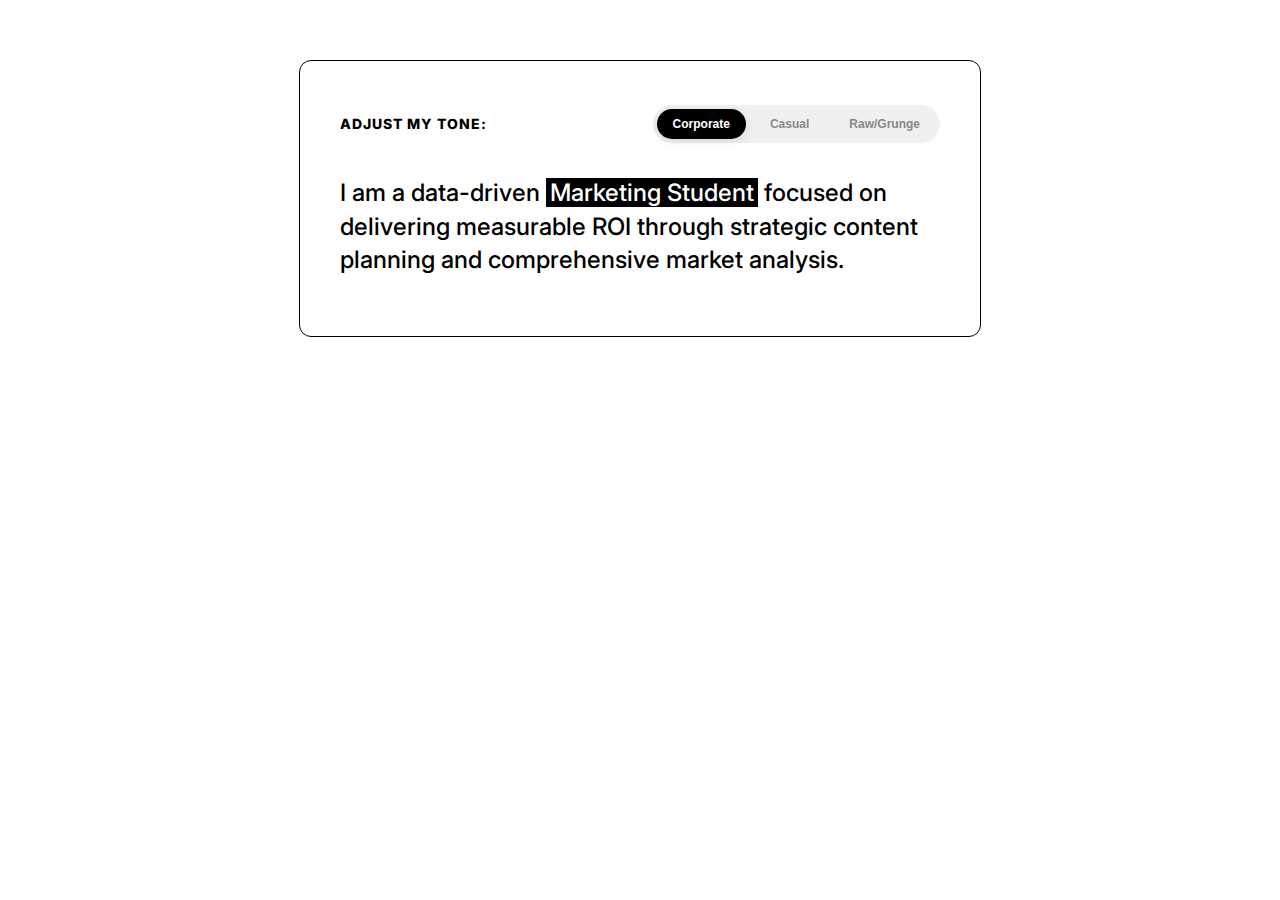
<file: copy.html>
<!DOCTYPE html>
<html lang="en">
<head>
    <meta charset="UTF-8">
    <meta name="viewport" content="width=device-width, initial-scale=1.0">
    <title>Tone Switcher</title>
    <link href="https://fonts.googleapis.com/css2?family=Inter:wght@400;600;800&display=swap" rel="stylesheet">
    <style>
        .voice-section {
            max-width: 600px; margin: 60px auto; font-family: 'Inter', sans-serif;
            border: 1px solid #000; padding: 40px; border-radius: 12px;
            background: #fff; color: #000;
        }

        .voice-header {
            display: flex; justify-content: space-between; align-items: center; margin-bottom: 30px;
        }
        
        h3 { text-transform: uppercase; font-weight: 800; font-size: 14px; letter-spacing: 1px; }

        /* --- TOGGLE BUTTONS --- */
        .toggles {
            display: flex; gap: 8px; background: #f0f0f0; padding: 4px; border-radius: 50px;
        }

        .toggle-btn {
            border: none; background: transparent; padding: 8px 16px;
            font-size: 12px; font-weight: 600; cursor: pointer;
            border-radius: 40px; transition: all 0.2s; color: #888;
        }

        .toggle-btn:hover { color: #000; }

        .toggle-btn.active {
            background: #000; color: #fff; box-shadow: 0 2px 10px rgba(0,0,0,0.1);
        }

        /* --- TEXT CONTENT AREA --- */
        .bio-content {
            font-size: 24px; line-height: 1.4; font-weight: 500; min-height: 120px;
        }

        /* Efek Fade saat ganti text */
        .fade-anim {
            animation: fadeIn 0.4s ease forwards;
        }

        @keyframes fadeIn {
            from { opacity: 0; transform: translateY(5px); }
            to { opacity: 1; transform: translateY(0); }
        }

        .highlight {
            background: #000; color: #fff; padding: 0 4px;
        }
    </style>
</head>
<body>

<div class="voice-section">
    <div class="voice-header">
        <h3>Adjust My Tone:</h3>
        <div class="toggles">
            <button class="toggle-btn active" onclick="setVoice('corp', this)">Corporate</button>
            <button class="toggle-btn" onclick="setVoice('casual', this)">Casual</button>
            <button class="toggle-btn" onclick="setVoice('raw', this)">Raw/Grunge</button>
        </div>
    </div>

    <div id="bio-text" class="bio-content">
        I am a data-driven <span class="highlight">Marketing Student</span> focused on delivering measurable ROI through strategic content planning and comprehensive market analysis.
    </div>
</div>

<script>
    const bioText = document.getElementById('bio-text');
    const btns = document.querySelectorAll('.toggle-btn');

    const contents = {
        corp: `I am a data-driven <span class="highlight">Marketing Student</span> focused on delivering measurable ROI through strategic content planning and comprehensive market analysis.`,
        
        casual: `I'm a <span class="highlight">Creative Strategist</span> who loves mixing data with good visuals. I help brands tell stories that actually make people stop scrolling.`,
        
        raw: `I don't just make "content." I build <span class="highlight">Culture</span>. Obsessed with films, philosophy, and breaking the boring rules of traditional marketing.`
    };

    function setVoice(mode, btn) {
        // 1. Update Tombol Active
        btns.forEach(b => b.classList.remove('active'));
        btn.classList.add('active');

        // 2. Update Text dengan Animasi
        // Hapus class animasi dulu biar bisa di-trigger ulang
        bioText.classList.remove('fade-anim');
        
        // Trik browser: Trigger reflow
        void bioText.offsetWidth; 
        
        // Ganti text
        bioText.innerHTML = contents[mode];
        
        // Pasang animasi lagi
        bioText.classList.add('fade-anim');
    }
</script>

</body>
</html>
</file>
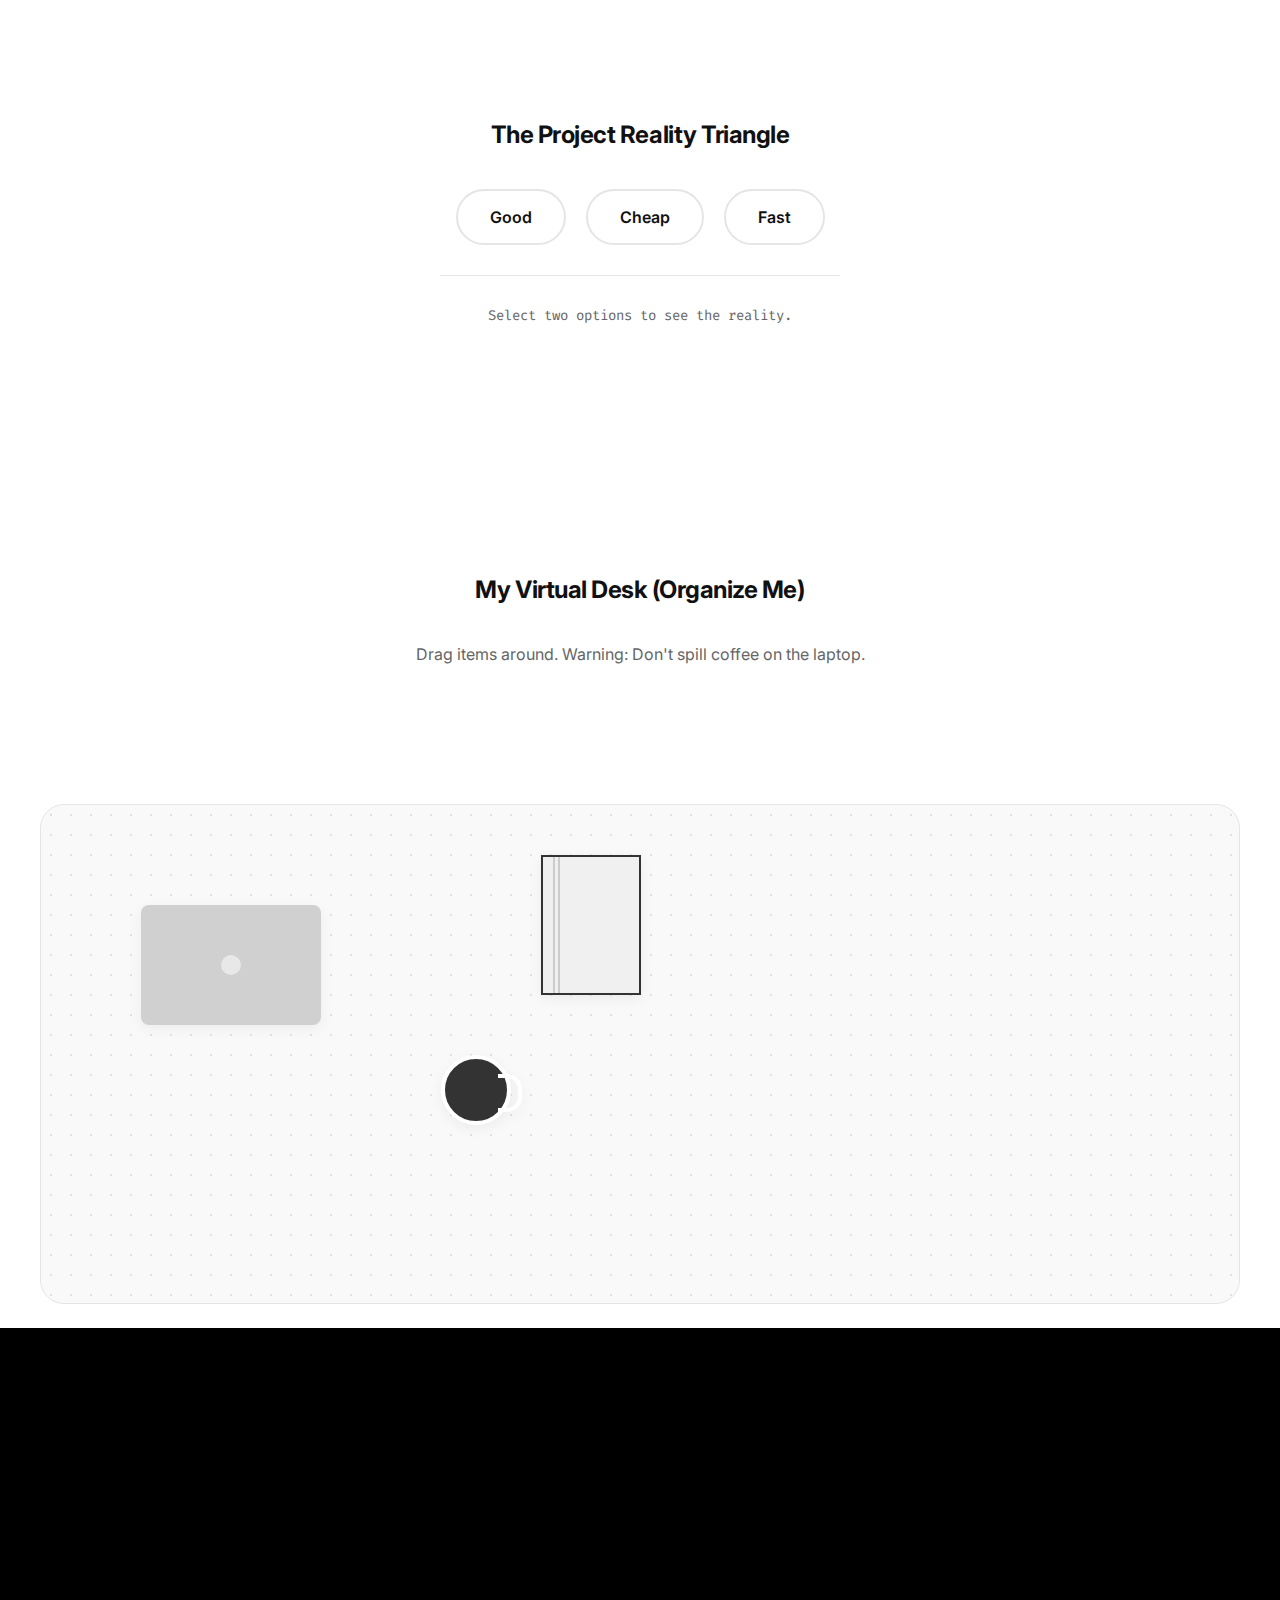
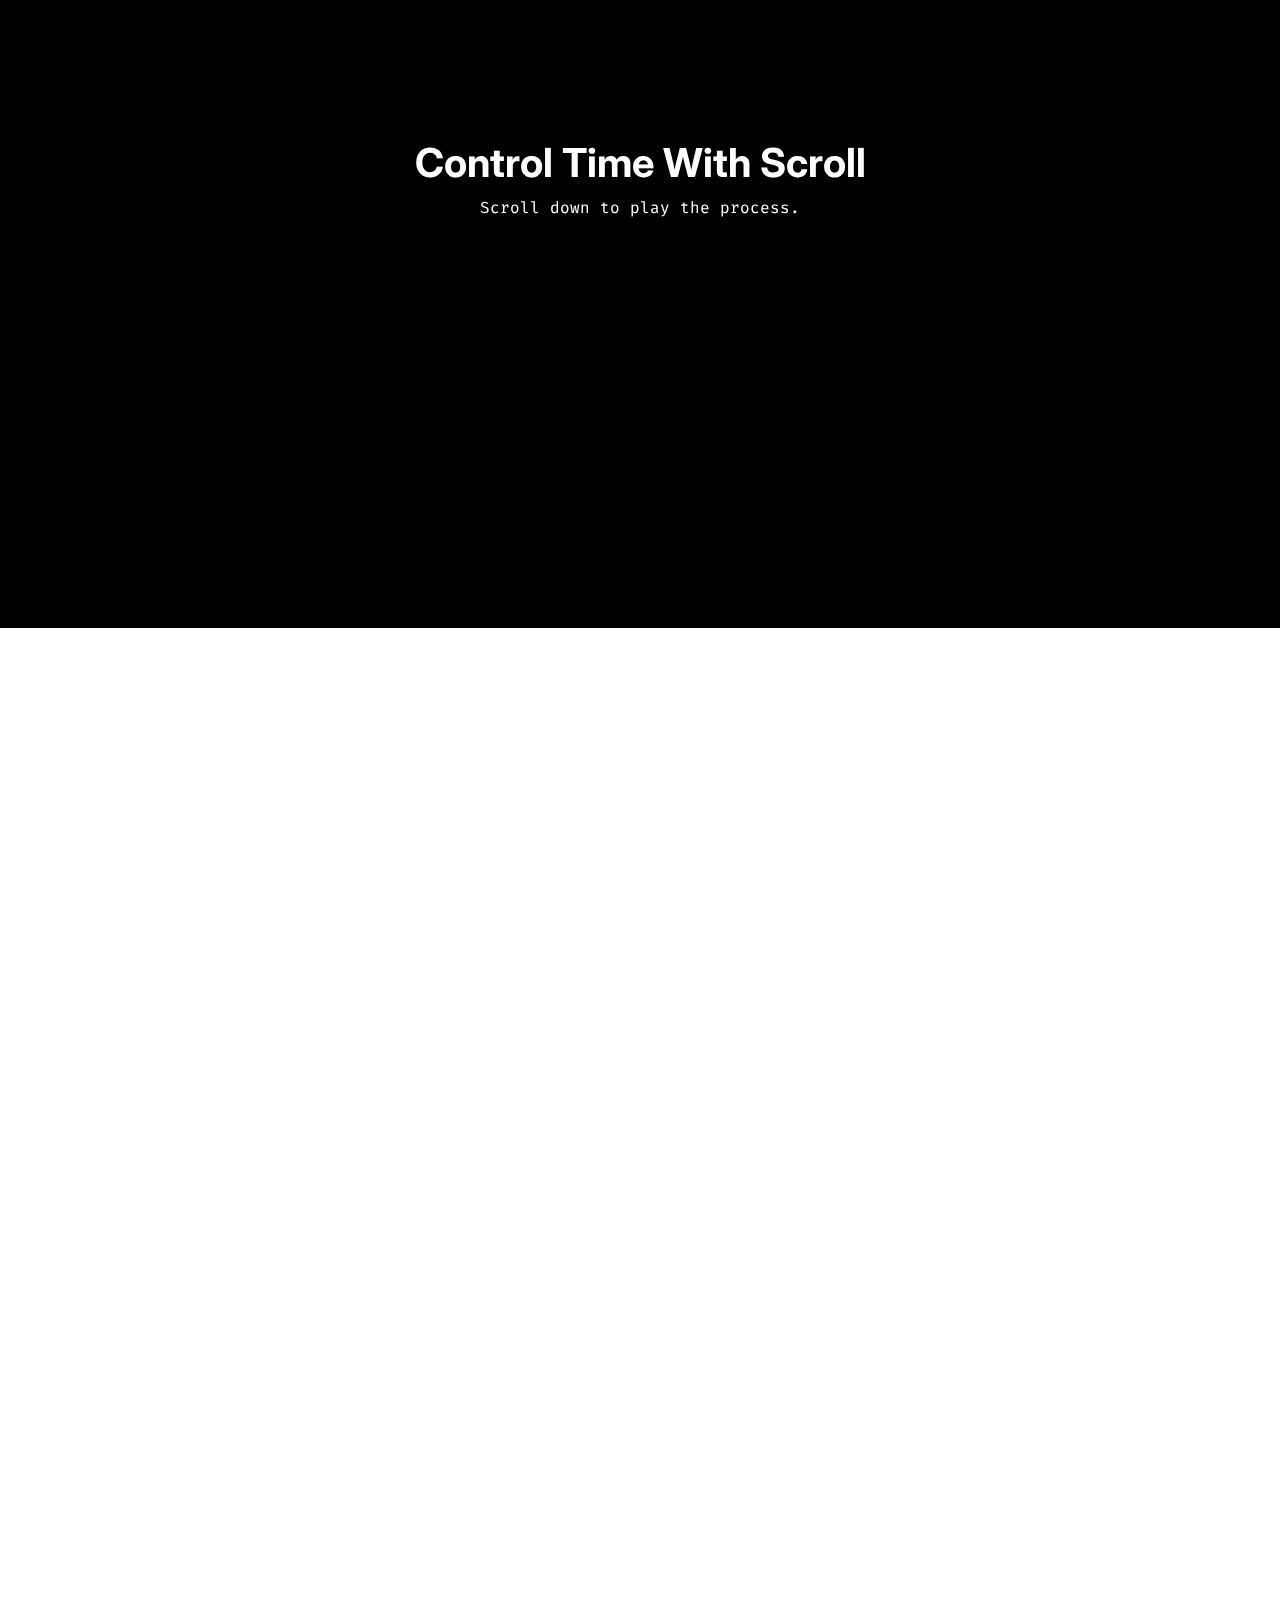
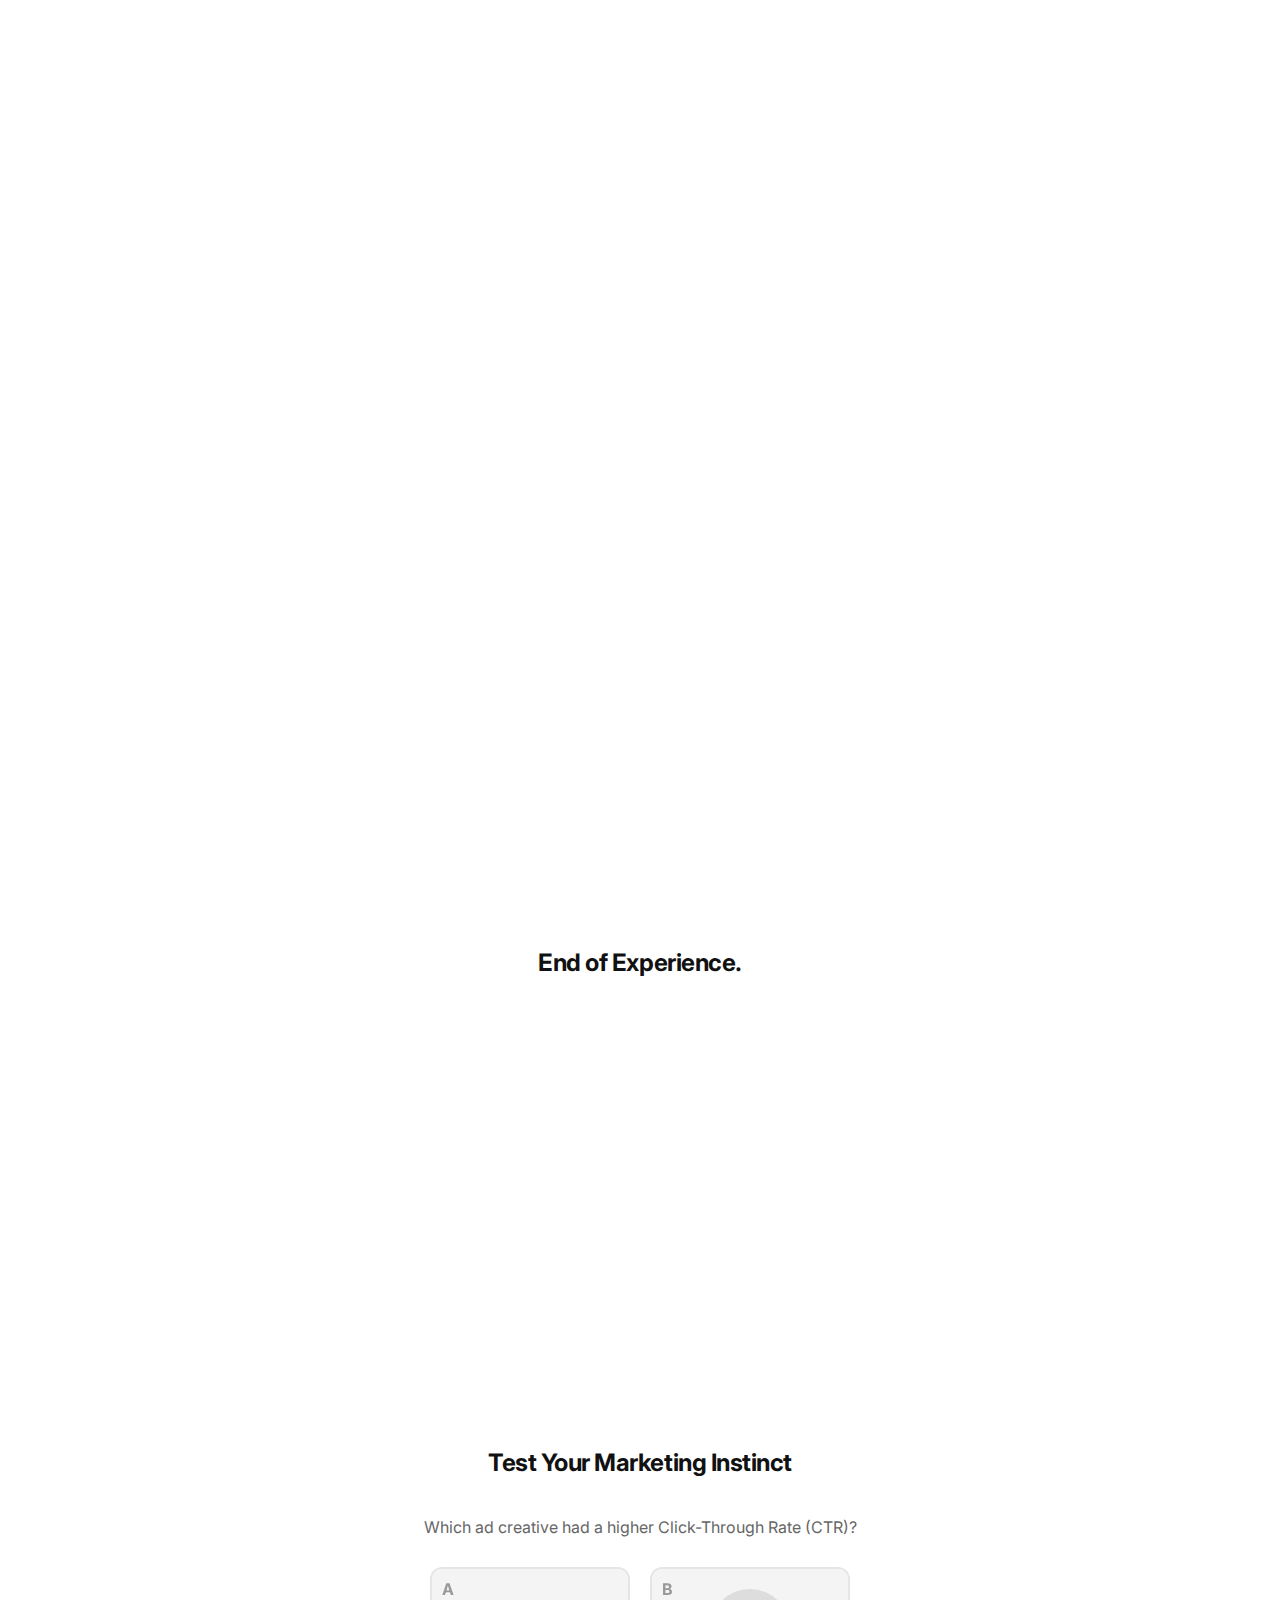
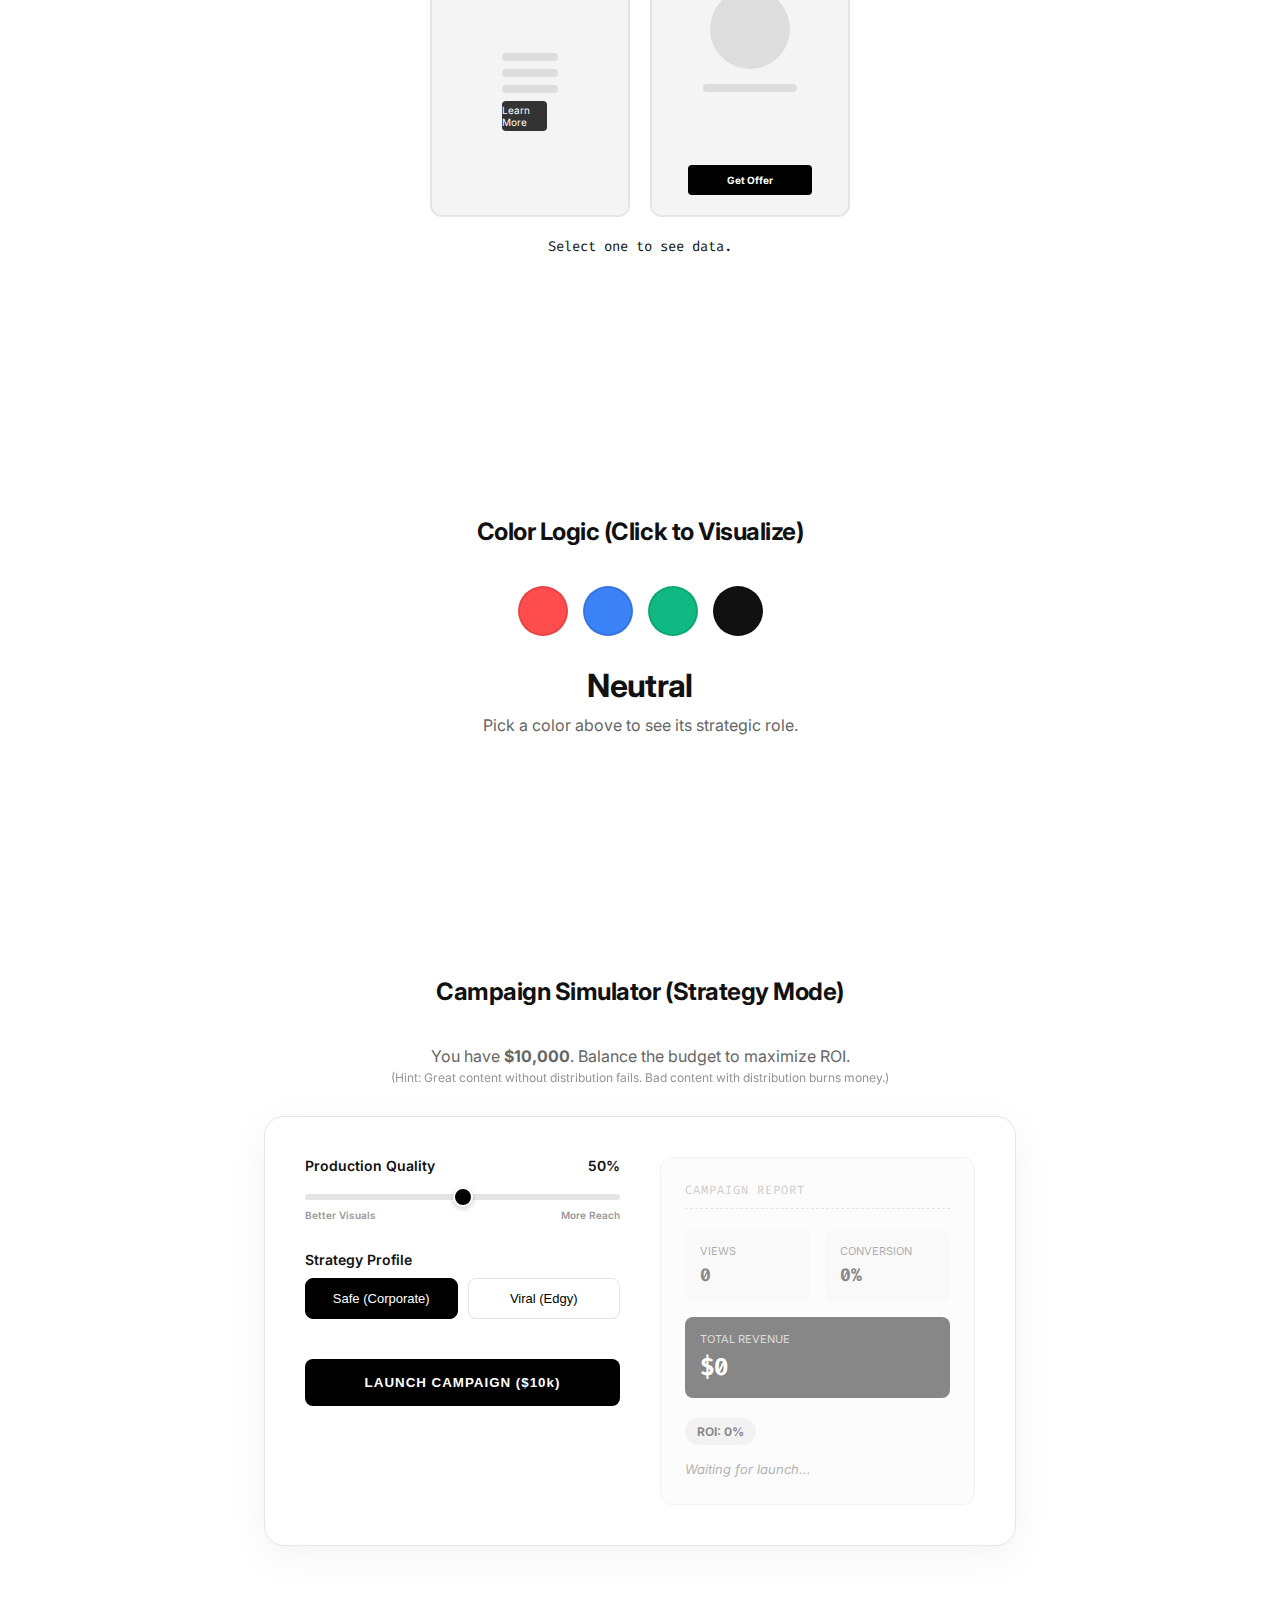
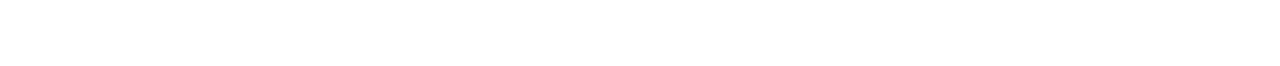
<file: gamify 1.html>
<!DOCTYPE html>
<html lang="en">
<head>
    <meta charset="UTF-8">
    <meta name="viewport" content="width=device-width, initial-scale=1.0">
    <title>Minimalist Gamification Suite</title>
    <link rel="preconnect" href="https://fonts.googleapis.com">
    <link rel="preconnect" href="https://fonts.gstatic.com" crossorigin>
    <link href="https://fonts.googleapis.com/css2?family=Inter:wght@400;500;600;700&family=Fira+Code:wght@600&display=swap" rel="stylesheet">
    
    <style>
        :root {
            --bg-color: #ffffff;
            --text-primary: #111111;
            --text-secondary: #666666;
            --accent-color: #000000; /* Warna aktif hitam pekat */
            --border-color: #e5e5e5;
            --section-spacing: 120px;
        }

    * { margin: 0; padding: 0; box-sizing: border-box; }
    /* Allow full page scrolling (horizontal if canvas is wide) so wide canvases or nodes won't be clipped */
    body { font-family: 'Inter', sans-serif; background: var(--bg-color); color: var(--text-primary); overflow: auto; }

        /* Container Umum */
        .container {
            max-width: 800px;
            margin: 0 auto;
            padding: var(--section-spacing) 24px;
        }

        h2.section-title {
            font-size: 24px; font-weight: 700; letter-spacing: -0.02em;
            margin-bottom: 40px; text-align: center;
        }

        /* =========================================
           SECTION 1 CSS: THE PM TRIANGLE
        ========================================= */
        .pm-triangle-wrapper {
            display: flex; flex-direction: column; align-items: center; gap: 30px;
        }
        .toggles-container {
            display: flex; gap: 20px; flex-wrap: wrap; justify-content: center;
        }
        /* Hide default checkbox */
        .toggle-input { display: none; }

        /* Custom Toggle Button Style */
        .toggle-label {
            padding: 16px 32px;
            border: 2px solid var(--border-color);
            border-radius: 50px;
            font-weight: 600; font-size: 16px;
            cursor: pointer;
            transition: all 0.3s cubic-bezier(0.25, 0.8, 0.25, 1);
            user-select: none;
        }
        
        /* State saat Checked */
        .toggle-input:checked + .toggle-label {
            background-color: var(--accent-color);
            border-color: var(--accent-color);
            color: #ffffff;
            box-shadow: 0 4px 12px rgba(0,0,0,0.2);
            transform: translateY(-2px);
        }

        /* Message Output Area */
        #pm-message {
            min-height: 60px;
            display: flex; align-items: center; justify-content: center;
            font-family: 'Fira Code', monospace; font-size: 14px; color: var(--text-secondary);
            text-align: center; border-top: 1px solid var(--border-color);
            padding-top: 20px; width: 100%; max-width: 400px;
        }

        /* =========================================
           SECTION 2 CSS: THE CREATIVE DESK
        ========================================= */
        /* Make the desk canvas wide and scrollable so absolutely positioned items won't be clipped
           We also allow a minimum width larger than the centered .container so design elements can
           be placed far apart (e.g. nodes at x > 1000px). */
        #desk-canvas-container {
            width: 1200px; /* reasonable default wide canvas */
            max-width: none;
            height: 500px;
            background-color: #f9f9f9; /* Meja sedikit lebih gelap */
            border-radius: 24px;
            position: relative;
            overflow: auto; /* allow internal scrolling if viewport is narrower */
            border: 1px solid var(--border-color);
            margin: 0 auto 24px; /* center the wide canvas */
            /* Pola dot halus untuk meja */
            background-image: radial-gradient(#e0e0e0 1.5px, transparent 1px);
            background-size: 20px 20px;
            box-sizing: border-box;
        }

        .desk-item {
            position: absolute; cursor: grab; user-select: none;
            transition: transform 0.1s, box-shadow 0.2s;
            /* Filter drop-shadow agar bentuk SVG juga punya bayangan */
            filter: drop-shadow(0 4px 6px rgba(0,0,0,0.05));
        }
        .desk-item:active { cursor: grabbing; transform: scale(1.05); filter: drop-shadow(0 12px 20px rgba(0,0,0,0.15)); z-index: 100 !important;}

        /* CSS Art Sederhana untuk Item (Bisa diganti SVG beneran nanti) */
        #laptop { width: 180px; height: 120px; background: #d0d0d0; border-radius: 8px; top: 100px; left: 100px; display: flex; justify-content:center; align-items:center;}
        #laptop::after { content:''; width: 20px; height: 20px; background: #fff; border-radius: 50%; opacity: 0.5;} /* Logo Apple KW */
        
        #coffee { width: 70px; height: 70px; background: #333; border-radius: 50%; top: 250px; left: 400px; border: 4px solid #fff; }
        #coffee::after { content:''; position: absolute; right: -15px; top: 15px; width: 20px; height: 30px; border: 4px solid #fff; border-left: none; border-radius: 0 15px 15px 0; } /* Gagang cangkir */
        
        #notebook { width: 100px; height: 140px; background: #f0f0f0; border: 2px solid #333; top: 50px; left: 500px; }
        #notebook::before { content:''; position: absolute; left: 10px; top:0; height: 100%; width: 2px; background: #ccc; box-shadow: 5px 0 0 #ccc;} /* Garis buku */

        /* Glitch Effect Class */
        .glitch {
            animation: glitch-anim 0.2s infinite;
            background: #ff0000 !important; /* Layar jadi merah */
        }
        @keyframes glitch-anim {
            0% { transform: translate(0) }
            20% { transform: translate(-5px, 5px) }
            40% { transform: translate(-5px, -5px) }
            60% { transform: translate(5px, 5px) }
            80% { transform: translate(5px, -5px) }
            100% { transform: translate(0) }
        }

        /* =========================================
           SECTION 3 CSS: SCROLL VIDEO
        ========================================= */
        /* Container tinggi untuk area scroll */
        .scroll-video-section {
            height: 300vh; /* 3x tinggi layar agar scrollnya panjang */
            position: relative;
        }

        /* Container sticky untuk videonya */
        .video-sticky-wrapper {
            position: sticky;
            top: 0;
            width: 100%;
            height: 100vh;
            display: flex;
            flex-direction: column;
            justify-content: center;
            align-items: center;
            overflow: hidden;
            background: #000; /* Background hitam biar cinematic */
        }

        video#scroll-video {
            width: 100%;
            height: 100%;
            object-fit: cover; /* Agar video memenuhi layar */
        }

        .video-overlay-text {
            position: absolute;
            color: #fff;
            text-align: center;
            z-index: 10;
            mix-blend-mode: difference; /* Agar teks terbaca di background terang/gelap */
        }
        .video-overlay-text h3 { font-size: 40px; font-weight: 700; margin-bottom: 10px; }
        .video-overlay-text p { font-family: 'Fira Code', monospace; }

    </style>
</head>
<body>

    <div class="container">
        <h2 class="section-title">The Project Reality Triangle</h2>
        <div class="pm-triangle-wrapper">
            <div class="toggles-container">
                <input type="checkbox" id="good" class="toggle-input">
                <label for="good" class="toggle-label">Good</label>

                <input type="checkbox" id="cheap" class="toggle-input">
                <label for="cheap" class="toggle-label">Cheap</label>

                <input type="checkbox" id="fast" class="toggle-input">
                <label for="fast" class="toggle-label">Fast</label>
            </div>
            <div id="pm-message">Select two options to see the reality.</div>
        </div>
    </div>


    <div class="container">
        <h2 class="section-title">My Virtual Desk (Organize Me)</h2>
        <p style="text-align: center; margin-bottom: 20px; color: var(--text-secondary);">Drag items around. Warning: Don't spill coffee on the laptop.</p>
    </div>

    <!-- Wide canvas sits outside the centered .container so it can be larger than the page column -->
    <div id="desk-canvas-container">
        <div id="laptop" class="desk-item"></div>
        <div id="coffee" class="desk-item"></div>
        <div id="notebook" class="desk-item"></div>
    </div>


    <div class="scroll-video-section">
        <div class="video-sticky-wrapper">
             <div class="video-overlay-text">
                <h3>Control Time With Scroll</h3>
                <p>Scroll down to play the process.</p>
            </div>
            
            <video id="scroll-video" muted playsinline preload="metadata">
                <source src="https://www.w3schools.com/html/mov_bbb.mp4" type="video/mp4">
                Your browser does not support HTML5 video.
            </video>
        </div>
    </div>

    <div class="container" style="height: 500px;">
        <h2 class="section-title">End of Experience.</h2>
    </div>


    <script>
        /* =========================================
           JS 1: PM TRIANGLE LOGIC
        ========================================= */
        const toggles = document.querySelectorAll('.toggle-input');
        const messageArea = document.getElementById('pm-message');
        let checkedOrder = []; // Array untuk melacak urutan klik

        toggles.forEach(toggle => {
            toggle.addEventListener('change', (e) => {
                const id = e.target.id;

                if (e.target.checked) {
                    // Jika dicentang, tambahkan ke antrian
                    checkedOrder.push(id);
                    // Jika sudah lebih dari 2, hapus yang paling lama (index 0)
                    if (checkedOrder.length > 2) {
                        const toUncheck = checkedOrder.shift(); // Ambil yang terlama
                        document.getElementById(toUncheck).checked = false;
                    }
                } else {
                    // Jika dihapus centangnya, hapus dari antrian
                    checkedOrder = checkedOrder.filter(item => item !== id);
                }
                updateMessage();
            });
        });

        function updateMessage() {
            const active = checkedOrder;
            let msg = "Select two options.";

            if (active.includes('good') && active.includes('fast')) {
                msg = "Expensive. Siapin budget ya bos. Quality takes time & money.";
            } else if (active.includes('good') && active.includes('cheap')) {
                 msg = "Sabar. Art butuh waktu. It will be ready when it's ready.";
            } else if (active.includes('fast') && active.includes('cheap')) {
                msg = "⚠️ Warning: Hasil mungkin jelek. Jangan komplain nanti.";
            } else if (active.length === 1) {
                msg = "Select one more...";
            }
            
            messageArea.textContent = msg;
        }


        /* =========================================
           JS 2: CREATIVE DESK (DRAG & COLLISION)
        ========================================= */
        const laptop = document.getElementById('laptop');
        const coffee = document.getElementById('coffee');

        // Fungsi Cek Tabrakan (Collision Detection) Sederhana
        function isColliding(el1, el2) {
            const rect1 = el1.getBoundingClientRect();
            const rect2 = el2.getBoundingClientRect();
            return !(rect1.right < rect2.left || 
                     rect1.left > rect2.right || 
                     rect1.bottom < rect2.top || 
                     rect1.top > rect2.bottom);
        }

        function makeDraggable(element) {
            let isDragging = false;
            let startX, startY, initialLeft, initialTop;
            const container = document.getElementById('desk-canvas-container');

            element.addEventListener('mousedown', (e) => {
                isDragging = true;
                startX = e.clientX; startY = e.clientY;
                initialLeft = element.offsetLeft; initialTop = element.offsetTop;
                element.style.zIndex = 10; // Bawa ke depan saat di-drag
            });

            window.addEventListener('mousemove', (e) => {
                if (!isDragging) return;
                e.preventDefault();
                const dx = e.clientX - startX;
                const dy = e.clientY - startY;
                
                // Boundary Check sederhana agar tidak keluar meja
                let newLeft = initialLeft + dx;
                let newTop = initialTop + dy;
                const contRect = container.getBoundingClientRect();
                const elRect = element.getBoundingClientRect();
                
                if (newLeft < 0) newLeft = 0;
                if (newTop < 0) newTop = 0;
                if (newLeft + elRect.width > contRect.width) newLeft = contRect.width - elRect.width;
                if (newTop + elRect.height > contRect.height) newTop = contRect.height - elRect.height;

                element.style.left = `${newLeft}px`;
                element.style.top = `${newTop}px`;

                // --- EASTER EGG CHECK ---
                if (isColliding(laptop, coffee)) {
                    laptop.classList.add('glitch');
                } else {
                    laptop.classList.remove('glitch');
                }
            });

            window.addEventListener('mouseup', () => {
                if (isDragging) {
                    isDragging = false;
                    element.style.zIndex = 1; // Kembalikan z-index
                }
            });
        }

        document.querySelectorAll('.desk-item').forEach(item => makeDraggable(item));


        /* =========================================
           JS 3: SCROLL-CONTROLLED VIDEO
        ========================================= */
        const videoSection = document.querySelector('.scroll-video-section');
        const video = document.getElementById('scroll-video');
        
        // Pastikan metadata video termuat dulu untuk tahu durasinya
        video.addEventListener('loadedmetadata', function() {
            const videoDuration = video.duration;

            window.addEventListener('scroll', () => {
                const sectionRect = videoSection.getBoundingClientRect();
                const sectionTop = sectionRect.top;
                const sectionHeight = sectionRect.height;
                const windowHeight = window.innerHeight;

                // Hitung seberapa jauh kita sudah scroll MELEWATI bagian atas section ini
                // Nilai negatif berarti kita sudah scroll melewatinya
                let scrollDistanceFromTop = -sectionTop;

                // Total jarak scroll yang tersedia di section ini (tinggi section - tinggi layar)
                const scrollableDistance = sectionHeight - windowHeight;

                // Hitung persentase (0.0 sampai 1.0)
                let scrollProgress = scrollDistanceFromTop / scrollableDistance;

                // Clamp nilainya agar tetap di antara 0 dan 1
                scrollProgress = Math.max(0, Math.min(1, scrollProgress));

                // Set waktu video berdasarkan persentase scroll
                // Gunakan requestAnimationFrame agar lebih smooth di beberapa browser
                requestAnimationFrame(() => {
                     video.currentTime = videoDuration * scrollProgress;
                });
            });
        });

    </script>

    <div class="container">
        <h2 class="section-title">Test Your Marketing Instinct</h2>
        <p style="text-align: center; margin-bottom: 30px; color: var(--text-secondary);">Which ad creative had a higher Click-Through Rate (CTR)?</p>
        
        <div class="ab-test-wrapper">
            <div class="ab-card" onclick="checkAB('A')">
                <div class="ab-visual visual-a">
                    <span class="ab-label">A</span>
                    <div class="mini-content">
                        <div class="line long"></div>
                        <div class="line long"></div>
                        <div class="line long"></div>
                        <div class="btn-mock">Learn More</div>
                    </div>
                </div>
            </div>

            <div class="ab-card" onclick="checkAB('B')">
                <div class="ab-visual visual-b">
                    <span class="ab-label">B</span>
                    <div class="circle-big"></div>
                    <div class="line short"></div>
                    <div class="btn-mock highlight">Get Offer</div>
                </div>
            </div>
        </div>

        <div id="ab-result" class="fade-in">Select one to see data.</div>
    </div>


    <div class="container">
        <h2 class="section-title">Color Logic (Click to Visualize)</h2>
        
        <div class="color-picker-wrapper">
            <div class="color-btn" style="background: #FF4D4D;" onclick="setColor('#FF4D4D', 'Red', 'Urgency & Appetite. Used for clearance sales and food brands.')"></div>
            <div class="color-btn" style="background: #3B82F6;" onclick="setColor('#3B82F6', 'Blue', 'Trust & Security. Used for banks, tech, and corporate brands.')"></div>
            <div class="color-btn" style="background: #10B981;" onclick="setColor('#10B981', 'Green', 'Growth & Health. Used for finance, eco-products, and wellness.')"></div>
            <div class="color-btn" style="background: #111111;" onclick="setColor('#ffffff', 'Black', 'Luxury & Exclusivity. Used for high-end fashion and automotive.')"></div>
        </div>

        <div class="color-info">
            <h3 id="color-name">Neutral</h3>
            <p id="color-desc">Pick a color above to see its strategic role.</p>
        </div>
    </div>

    <script>
        /* =========================================
           JS 4: A/B TEST LOGIC
        ========================================= */
        function checkAB(choice) {
            const cards = document.querySelectorAll('.ab-card');
            const resultText = document.getElementById('ab-result');
            
            // Reset style dulu
            cards.forEach(c => c.classList.remove('winner', 'loser'));

            if (choice === 'B') {
                // JAWABAN BENAR (B)
                cards[1].classList.add('winner'); // Card B jadi hijau
                cards[0].classList.add('loser');  // Card A jadi transparan
                resultText.textContent = "✅ Correct! Less text + Bold CTA = +45% Conversions.";
                resultText.style.color = "#10B981";
            } else {
                // JAWABAN SALAH (A)
                cards[0].classList.add('winner'); // Merah (Salah visual cue) -> Sebenarnya ini logic salah, tapi visual feedbacknya merah
                cards[0].style.borderColor = "#EF4444"; 
                resultText.textContent = "❌ Not quite. Too much text kills attention span.";
                resultText.style.color = "#EF4444";
            }
        }

        /* =========================================
           JS 5: COLOR PSYCHOLOGY LOGIC
        ========================================= */
        function setColor(hex, name, desc) {
            // Ubah teks
            document.getElementById('color-name').textContent = name;
            document.getElementById('color-desc').textContent = desc;
            
            // Ubah warna teks judul agar sesuai
            const title = document.getElementById('color-name');
            
            if(name === 'Black') {
                title.style.color = '#000';
                document.body.style.backgroundColor = '#fafafa'; // Reset bg
            } else {
                title.style.color = hex;
                // Opsional: Ubah background body jadi tint sangat muda dari warna itu
                // Biar immersive
                document.body.style.backgroundColor = hex + '11'; // Hex + Opacity 11 (transparan banget)
            }
        }
    </script>

    <div class="container">
        <h2 class="section-title">Campaign Simulator (Strategy Mode)</h2>
        <p style="text-align: center; margin-bottom: 30px; color: var(--text-secondary);">
            You have <strong>$10,000</strong>. Balance the budget to maximize ROI.<br>
            <span style="font-size: 12px; opacity: 0.7;">(Hint: Great content without distribution fails. Bad content with distribution burns money.)</span>
        </p>

        <div class="sim-dashboard">
            <div class="sim-controls">
                
                <div class="control-group">
                    <div class="label-row">
                        <span>Production Quality</span>
                        <span id="prod-val">50%</span>
                    </div>
                    <input type="range" id="budget-slider" min="10" max="90" value="50" class="slider">
                    <div class="label-row" style="margin-top: 5px;">
                        <span style="font-size: 10px; color: #999;">Better Visuals</span>
                        <span style="font-size: 10px; color: #999;">More Reach</span>
                    </div>
                </div>

                <div class="control-group">
                    <div class="label-row"><span>Strategy Profile</span></div>
                    <div class="strategy-options">
                        <button class="strat-btn active" onclick="setStrategy('safe', this)">Safe (Corporate)</button>
                        <button class="strat-btn" onclick="setStrategy('viral', this)">Viral (Edgy)</button>
                    </div>
                </div>

                <button id="launch-btn" onclick="runSimulation()">LAUNCH CAMPAIGN ($10k)</button>
            </div>

            <div id="sim-result" class="sim-result">
                <div class="result-header">CAMPAIGN REPORT</div>
                
                <div class="metric-grid">
                    <div class="metric-box">
                        <span class="m-label">Views</span>
                        <span class="m-value" id="res-views">0</span>
                    </div>
                    <div class="metric-box">
                        <span class="m-label">Conversion</span>
                        <span class="m-value" id="res-conv">0%</span>
                    </div>
                    <div class="metric-box full">
                        <span class="m-label">Total Revenue</span>
                        <span class="m-value large" id="res-revenue">$0</span>
                    </div>
                </div>

                <div class="roi-badge" id="roi-badge">ROI: 0%</div>
                <p id="manager-feedback" class="feedback-text">Waiting for launch...</p>
            </div>
        </div>
    </div>
    <style>
    /* =========================================
           CSS 4: A/B TEST
        ========================================= */
        .ab-test-wrapper {
            display: flex; gap: 20px; justify-content: center; margin-bottom: 20px;
        }
        .ab-card {
            width: 200px; height: 250px;
            border: 2px solid var(--border-color);
            border-radius: 12px; cursor: pointer;
            transition: transform 0.2s, border-color 0.2s;
            position: relative; overflow: hidden;
        }
        .ab-card:hover { transform: translateY(-5px); border-color: var(--text-primary); }
        
        .ab-visual {
            width: 100%; height: 100%; background: #f4f4f4;
            display: flex; flex-direction: column; align-items: center; justify-content: center;
            padding: 20px;
        }
        .ab-label {
            position: absolute; top: 10px; left: 10px; font-weight: 700; color: #999;
        }

        /* Mockup Visuals */
        .line { height: 8px; background: #ddd; margin-bottom: 8px; border-radius: 4px; }
        .line.long { width: 100%; } .line.short { width: 60%; }
        .btn-mock { width: 80%; height: 30px; background: #333; margin-top: auto; border-radius: 4px; color: #fff; font-size: 10px; display: grid; place-items: center;}
        .circle-big { width: 80px; height: 80px; background: #ddd; border-radius: 50%; margin-bottom: 15px; }
        .btn-mock.highlight { background: #000; font-weight: 700; }

        #ab-result {
            text-align: center; font-family: 'Fira Code', monospace;
            font-size: 14px; min-height: 40px; margin-top: 20px;
        }
        
        /* State Menang/Kalah */
        .winner { border-color: #10B981 !important; background: rgba(16, 185, 129, 0.05); }
        .loser { border-color: #EF4444 !important; opacity: 0.5; }


        /* =========================================
           CSS 5: COLOR PSYCHOLOGY
        ========================================= */
        .color-picker-wrapper {
            display: flex; gap: 15px; justify-content: center; margin-bottom: 30px;
        }
        .color-btn {
            width: 50px; height: 50px; border-radius: 50%; cursor: pointer;
            border: 2px solid rgba(0,0,0,0.1);
            transition: transform 0.2s;
        }
        .color-btn:hover { transform: scale(1.1); }
        
        .color-info { text-align: center; transition: color 0.3s; }
        #color-name { font-size: 32px; font-weight: 700; margin-bottom: 8px; letter-spacing: -0.02em; }
        #color-desc { color: var(--text-secondary); max-width: 400px; margin: 0 auto; line-height: 1.5; }

        /* =========================================
           CSS 6: ROI SIMULATOR (DASHBOARD STYLE)
        ========================================= */
        .sim-dashboard {
            display: grid; grid-template-columns: 1fr 1fr; gap: 40px;
            background: #fff; border: 1px solid var(--border-color);
            border-radius: 20px; padding: 40px;
            box-shadow: 0 10px 40px rgba(0,0,0,0.05);
        }
        
        @media (max-width: 768px) { .sim-dashboard { grid-template-columns: 1fr; } }

        /* Controls Left */
        .control-group { margin-bottom: 30px; }
        .label-row { display: flex; justify-content: space-between; font-weight: 600; font-size: 14px; margin-bottom: 10px; }
        
        /* Custom Slider */
        .slider {
            appearance: none;
            -webkit-appearance: none;
            -moz-appearance: none;
            width: 100%; height: 6px; background: #e5e5e5; border-radius: 5px; outline: none;
        }
        .slider::-webkit-slider-thumb {
            -webkit-appearance: none; width: 20px; height: 20px; border-radius: 50%; background: #000; cursor: pointer; border: 2px solid #fff; box-shadow: 0 2px 5px rgba(0,0,0,0.2);
        }

        /* Strategy Buttons */
        .strategy-options { display: flex; gap: 10px; }
        .strat-btn {
            flex: 1; padding: 12px; border: 1px solid var(--border-color); background: #fff;
            border-radius: 8px; cursor: pointer; font-size: 13px; font-weight: 500;
            transition: all 0.2s;
        }
        .strat-btn.active { background: #000; color: #fff; border-color: #000; }

        #launch-btn {
            width: 100%; padding: 16px; background: #000; color: #fff; border: none;
            border-radius: 8px; font-weight: 700; cursor: pointer; letter-spacing: 1px;
            transition: transform 0.1s; margin-top: 10px;
        }
        #launch-btn:active { transform: scale(0.98); }

        /* Results Right (Receipt Style) */
        .sim-result {
            background: #f9f9f9; border: 1px solid var(--border-color); border-radius: 12px;
            padding: 24px; position: relative; opacity: 0.5; pointer-events: none; transition: opacity 0.3s;
        }
        .sim-result.active { opacity: 1; pointer-events: auto; background: #fff; border-color: #000; }

        .result-header {
            font-family: 'Fira Code', monospace; font-size: 12px; color: #999; 
            border-bottom: 1px dashed #ccc; padding-bottom: 10px; margin-bottom: 20px; letter-spacing: 1px;
        }

        .metric-grid { display: grid; grid-template-columns: 1fr 1fr; gap: 15px; margin-bottom: 20px; }
        .metric-box { background: #f4f4f4; padding: 15px; border-radius: 8px; }
        .metric-box.full { grid-column: span 2; background: #111; color: #fff; }
        
        .m-label { display: block; font-size: 11px; text-transform: uppercase; opacity: 0.7; margin-bottom: 5px; }
        .m-value { font-size: 18px; font-weight: 700; font-family: 'Fira Code', monospace; }
        .m-value.large { font-size: 24px; }

        .roi-badge {
            display: inline-block; padding: 6px 12px; background: #e5e5e5; border-radius: 50px;
            font-size: 12px; font-weight: 700; margin-bottom: 15px;
        }
        .roi-badge.positive { background: #d1fae5; color: #065f46; } /* Hijau */
        .roi-badge.negative { background: #fee2e2; color: #991b1b; } /* Merah */

        .feedback-text { font-size: 13px; line-height: 1.5; font-style: italic; color: var(--text-secondary); }
    </style>
    <script>
        let currentStrategy = 'safe';

        // Update Slider Text
        const slider = document.getElementById('budget-slider');
        const prodVal = document.getElementById('prod-val');
        
        slider.addEventListener('input', (e) => {
            prodVal.textContent = e.target.value + "%";
        });

        function setStrategy(strat, btn) {
            currentStrategy = strat;
            // Visual toggle
            document.querySelectorAll('.strat-btn').forEach(b => b.classList.remove('active'));
            btn.classList.add('active');
        }

        function runSimulation() {
            const resultCard = document.getElementById('sim-result');
            const launchBtn = document.getElementById('launch-btn');
            
            // Efek Loading
            launchBtn.textContent = "CALCULATING...";
            resultCard.style.opacity = '0.5';
            
            setTimeout(() => {
                // 1. Ambil Data Input
                const productionPct = parseInt(slider.value) / 100; // 0.1 - 0.9
                const distributionPct = 1 - productionPct;          // Sisa budget
                const totalBudget = 10000;

                // 2. Algoritma Perhitungan
                let qualityScore = productionPct * 10; // 1-9
                let reachScore = distributionPct * 100000; // Potential view base

                // Faktor Hukuman (Penalties)
                // Kalau produksi terlalu murah (<30%), kualitas anjlok parah
                if (productionPct < 0.3) qualityScore = qualityScore * 0.5;
                
                // Kalau distribusi pelit (<20%), algoritma sosmed mati
                if (distributionPct < 0.2) reachScore = reachScore * 0.2;

                // 3. Faktor Strategi
                let viralityFactor = 1;
                let conversionRate = 0.02; // Standar 2%

                if (currentStrategy === 'safe') {
                    // Safe: Hasil stabil, variasi kecil
                    viralityFactor = 1.0 + (Math.random() * 0.2); // 1.0 - 1.2
                    conversionRate = 0.02 + (qualityScore * 0.001); // Kualitas nambah konversi dikit
                } else {
                    // Viral: High Risk High Return
                    const chance = Math.random();
                    if (chance > 0.7) {
                        viralityFactor = 3.0 + (Math.random() * 2); // MELEDAK (3x - 5x)
                        conversionRate = 0.03; // Hype buying
                    } else {
                        viralityFactor = 0.4; // FLOP (Konten aneh, orang ga suka)
                        conversionRate = 0.01;
                    }
                }

                // 4. Hitung Hasil Akhir
                const finalViews = Math.floor(reachScore * viralityFactor * (qualityScore/5)); 
                const salesCount = Math.floor(finalViews * conversionRate);
                const revenuePerSale = 50; // Anggap jual produk harga $50
                const totalRevenue = salesCount * revenuePerSale;
                
                const profit = totalRevenue - totalBudget;
                const roi = ((profit / totalBudget) * 100).toFixed(1);
                // Safeguard numerical results and expose a small summary for UI/analytics
                const safeSalesCount = Math.max(0, salesCount);
                const safeTotalRevenue = Number.isFinite(totalRevenue) ? totalRevenue : 0;
                const safeProfit = Number.isFinite(profit) ? profit : (safeTotalRevenue - totalBudget);
                let roiNumber = parseFloat(roi);
                if (!isFinite(roiNumber)) roiNumber = 0;

                // Avoid divide-by-zero when calculating CPA
                const costPerAcquisition = safeSalesCount > 0 ? +(totalBudget / safeSalesCount).toFixed(2) : null;

                // Keep a handy object for debugging or further UI uses
                window.lastCampaignSim = {
                    views: finalViews,
                    sales: safeSalesCount,
                    revenue: safeTotalRevenue,
                    profit: safeProfit,
                    roi: roiNumber,
                    cpa: costPerAcquisition
                };
                // 5. Update UI
                document.getElementById('res-views').textContent = finalViews.toLocaleString();
                document.getElementById('res-conv').textContent = (conversionRate * 100).toFixed(1) + "%";
                document.getElementById('res-revenue').textContent = "$" + totalRevenue.toLocaleString();
                
                const roiBadge = document.getElementById('roi-badge');
                roiBadge.textContent = `ROI: ${roi}%`;
                
                // Warna Badge & Feedback Text
                const feedback = document.getElementById('manager-feedback');
                
                if (profit > 0) {
                    roiBadge.className = "roi-badge positive";
                    if (roi > 100) {
                        feedback.textContent = "🚀 OUTSTANDING! The creative hit the sweet spot and distribution was perfect. Bonus incoming?";
                    } else {
                        feedback.textContent = "✅ Good job. We made a profit. The client is happy.";
                    }
                } else {
                    roiBadge.className = "roi-badge negative";
                    if (productionPct > 0.8) {
                        feedback.textContent = "📉 Visuals were stunning (" + (productionPct*100) + "% budget), but nobody saw them. Don't forget distribution.";
                    } else if (distributionPct > 0.8) {
                        feedback.textContent = "📉 Lots of ads, but the content quality was too low (" + (productionPct*100) + "% budget). People scrolled past.";
                    } else {
                        feedback.textContent = "❌ Campaign flopped. Try adjusting the budget split or strategy.";
                    }
                }

                // Show Result
                resultCard.classList.add('active');
                launchBtn.textContent = "RUN AGAIN";
                
            }, 800); // Delay 800ms biar kerasa "mikir"
        }
    </script>

</body>
</html>
</file>
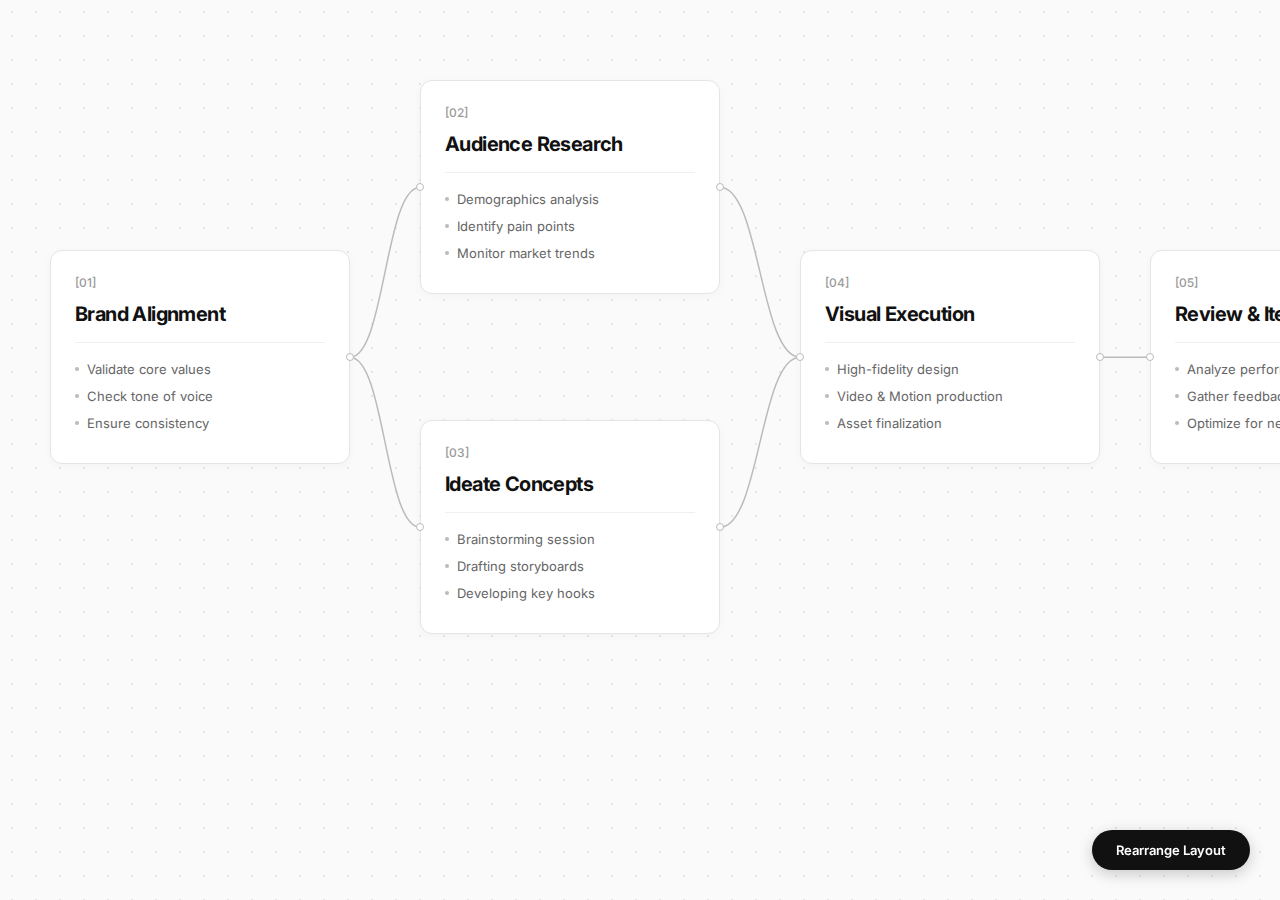
<file: node.html>
<!DOCTYPE html>
<html lang="en">
<head>
    <meta charset="UTF-8">
    <meta name="viewport" content="width=device-width, initial-scale=1.0">
    <title>Interactive Workflow</title>
    <link rel="preconnect" href="https://fonts.googleapis.com">
    <link rel="preconnect" href="https://fonts.gstatic.com" crossorigin>
    <link href="https://fonts.googleapis.com/css2?family=Inter:wght@400;500;600;700&family=Fira+Code:wght@600&display=swap" rel="stylesheet">
    <style>
        :root {
            --bg-color: #fafafa;
            --dot-color: #e5e5e5;
            --connector-color: #bbbbbb;
            --text-primary: #111111;
            --text-secondary: #666666;
            --text-muted: #999999;
            --border-color: #e5e5e5;
        }

        * { box-sizing: border-box; margin: 0; padding: 0; }

        body {
            font-family: 'Inter', sans-serif;
            background-color: var(--bg-color);
            overflow: hidden; /* Wajib hidden biar ga scroll saat drag mentok */
            height: 100vh;
            width: 100vw;
        }

        #canvas {
            position: relative;
            width: 100%;
            height: 100%;
            background-image: radial-gradient(var(--dot-color) 1.5px, transparent 1px);
            background-size: 24px 24px;
        }

        svg#connections-layer {
            position: absolute;
            top: 0; left: 0; width: 100%; height: 100%;
            pointer-events: none;
            z-index: 0;
        }

        path.connector {
            fill: none;
            stroke: var(--connector-color);
            stroke-width: 1.5px;
        }

        /* --- NODE CARD STYLE --- */
        .node {
            position: absolute;
            width: 300px;
            background: #ffffff;
            border: 1px solid var(--border-color);
            border-radius: 12px;
            padding: 24px;
            cursor: grab;
            user-select: none;
            box-shadow: 0 2px 10px rgba(0,0,0,0.03);
            /* Transisi default hanya untuk shadow & transform, JANGAN left/top disini agar drag responsif */
            transition: box-shadow 0.2s, transform 0.1s;
            z-index: 1;
        }

        /* Kelas khusus saat Reset (Animasi Smooth) */
        .node.is-animating {
            /* Transisi Left & Top aktif hanya saat reset */
            transition: left 0.8s cubic-bezier(0.25, 1, 0.5, 1), top 0.8s cubic-bezier(0.25, 1, 0.5, 1);
        }

        .node:active {
            cursor: grabbing;
            box-shadow: 0 10px 30px rgba(0,0,0,0.08);
            transform: scale(1.01);
            z-index: 10;
        }

        /* --- FITUR: MONO DRAG TEXT SAAT HOVER --- */
        .node:hover::after {
            content: "DRAG";
            position: absolute;
            top: 12px;
            right: 12px;
            font-family: 'Fira Code', monospace; /* Font Mono */
            font-weight: 600;
            font-size: 10px;
            letter-spacing: 1px;
            background: #f0f0f0;
            color: #666;
            padding: 4px 8px;
            border-radius: 4px;
            pointer-events: none; /* Agar tidak mengganggu klik */
            opacity: 1;
        }

        .node .number {
            display: block; font-size: 12px; font-weight: 500;
            color: var(--text-muted); margin-bottom: 12px;
        }

        .node .title {
            font-size: 20px; font-weight: 700; color: var(--text-primary);
            margin-bottom: 12px; letter-spacing: -0.03em; line-height: 1.2;
        }

        .node ul {
            list-style: none; margin-top: 16px; padding-top: 16px;
            border-top: 1px solid #f0f0f0;
        }

        .node ul li {
            font-size: 13px; color: var(--text-secondary); line-height: 1.6;
            margin-bottom: 6px; position: relative; padding-left: 12px;
        }

        .node ul li::before {
            content: ""; position: absolute; left: 0; top: 8px;
            width: 4px; height: 4px; background-color: var(--connector-color);
            border-radius: 50%;
        }

        .anchor {
            position: absolute; width: 8px; height: 8px; border-radius: 50%;
            top: 50%; transform: translateY(-50%);
            background: #fff; border: 1.5px solid var(--connector-color); z-index: 2;
        }
        .anchor.left { left: -5px; } .anchor.right { right: -5px; }

        #reset-btn {
            position: fixed; bottom: 30px; right: 30px;
            background: #111; color: #fff; border: none; padding: 12px 24px;
            font-family: 'Inter', sans-serif; font-size: 13px; font-weight: 600;
            border-radius: 50px; cursor: pointer; box-shadow: 0 4px 15px rgba(0,0,0,0.2);
            z-index: 100; transition: transform 0.2s;
        }
        #reset-btn:hover { transform: scale(1.05); }
    </style>
</head>
<body>

    <div id="canvas">
        <svg id="connections-layer"></svg>

        <div class="node" id="node-1" data-x="50" data-y="250">
            <span class="number">[01]</span>
            <div class="title">Brand Alignment</div>
            <ul><li>Validate core values</li><li>Check tone of voice</li><li>Ensure consistency</li></ul>
            <div class="anchor right"></div>
        </div>

        <div class="node" id="node-2" data-x="420" data-y="80">
            <span class="number">[02]</span>
            <div class="title">Audience Research</div>
            <ul><li>Demographics analysis</li><li>Identify pain points</li><li>Monitor market trends</li></ul>
            <div class="anchor left"></div><div class="anchor right"></div>
        </div>

        <div class="node" id="node-3" data-x="420" data-y="420">
            <span class="number">[03]</span>
            <div class="title">Ideate Concepts</div>
            <ul><li>Brainstorming session</li><li>Drafting storyboards</li><li>Developing key hooks</li></ul>
            <div class="anchor left"></div><div class="anchor right"></div>
        </div>

        <div class="node" id="node-4" data-x="800" data-y="250">
            <span class="number">[04]</span>
            <div class="title">Visual Execution</div>
            <ul><li>High-fidelity design</li><li>Video & Motion production</li><li>Asset finalization</li></ul>
            <div class="anchor left"></div><div class="anchor right"></div>
        </div>

        <div class="node" id="node-5" data-x="1150" data-y="250">
            <span class="number">[05]</span>
            <div class="title">Review & Iterate</div>
            <ul><li>Analyze performance data</li><li>Gather feedback</li><li>Optimize for next cycle</li></ul>
            <div class="anchor left"></div>
        </div>
    </div>

    <button id="reset-btn">Rearrange Layout</button>

    <script>
        const connections = [
            { from: 'node-1', to: 'node-2' }, { from: 'node-1', to: 'node-3' },
            { from: 'node-2', to: 'node-4' }, { from: 'node-3', to: 'node-4' },
            { from: 'node-4', to: 'node-5' }
        ];

        const svgLayer = document.getElementById('connections-layer');
        const nodes = document.querySelectorAll('.node');

        function drawConnections() {
            svgLayer.innerHTML = '';
            connections.forEach(conn => {
                const fromNode = document.getElementById(conn.from);
                const toNode = document.getElementById(conn.to);
                if (!fromNode || !toNode) return;

                const fromRect = fromNode.getBoundingClientRect();
                const toRect = toNode.getBoundingClientRect();

                const x1 = fromRect.right;
                const y1 = fromRect.top + (fromRect.height / 2);
                const x2 = toRect.left;
                const y2 = toRect.top + (toRect.height / 2);

                const curvature = Math.abs(x2 - x1) * 0.5; 
                const pathData = `M ${x1} ${y1} C ${x1 + curvature} ${y1}, ${x2 - curvature} ${y2}, ${x2} ${y2}`;

                const path = document.createElementNS("http://www.w3.org/2000/svg", "path");
                path.setAttribute("d", pathData);
                path.setAttribute("class", "connector");
                svgLayer.appendChild(path);
            });
        }

        // --- FUNGSI RESET DENGAN MOTION SMOOTH ---
        function resetLayout() {
            // 1. Tambahkan class animasi ke semua node
            nodes.forEach(node => {
                node.classList.add('is-animating');
                const x = node.getAttribute('data-x');
                const y = node.getAttribute('data-y');
                // Set posisi tujuan (browser akan meng-animate ini karena ada CSS transition)
                node.style.left = `${x}px`;
                node.style.top = `${y}px`;
            });

            // 2. Trik: Kabel/Garis SVG tidak bisa di-animate pake CSS biasa.
            // Kita harus paksa redraw berulang-ulang selama animasi berjalan.
            const duration = 800; // 800ms (sama dengan durasi CSS transition)
            const startTime = performance.now();

            function animateLines(currentTime) {
                const elapsed = currentTime - startTime;
                drawConnections(); // Gambar ulang garis di frame ini

                if (elapsed < duration) {
                    // Jika waktu belum habis, minta frame selanjutnya
                    requestAnimationFrame(animateLines);
                } else {
                    // 3. Jika animasi selesai, hapus class animasi
                    // Supaya kalau di-drag manual lagi rasanya instan (snappy)
                    nodes.forEach(node => node.classList.remove('is-animating'));
                    drawConnections(); // Gambar sekali lagi untuk memastikan presisi
                }
            }
            
            // Mulai loop animasi garis
            requestAnimationFrame(animateLines);
        }

        function makeDraggable(element) {
            let isDragging = false;
            let startX, startY, initialLeft, initialTop;

            element.addEventListener('mousedown', (e) => {
                isDragging = true;
                // Matikan transisi saat drag biar responsif (ga delay)
                element.classList.remove('is-animating'); 
                
                startX = e.clientX;
                startY = e.clientY;
                initialLeft = element.offsetLeft;
                initialTop = element.offsetTop;
            });

            window.addEventListener('mousemove', (e) => {
                if (!isDragging) return;
                e.preventDefault();
                
                const dx = e.clientX - startX;
                const dy = e.clientY - startY;
                let newLeft = initialLeft + dx;
                let newTop = initialTop + dy;

                // --- FITUR: BOUNDARY CHECK (AGAR TIDAK TEMBUS LAYAR) ---
                const canvasWidth = window.innerWidth;
                const canvasHeight = window.innerHeight;
                const elRect = element.getBoundingClientRect();

                // Batas Kiri
                if (newLeft < 0) newLeft = 0;
                // Batas Atas
                if (newTop < 0) newTop = 0;
                // Batas Kanan (Lebar Layar - Lebar Elemen)
                if (newLeft + elRect.width > canvasWidth) newLeft = canvasWidth - elRect.width;
                // Batas Bawah (Tinggi Layar - Tinggi Elemen)
                if (newTop + elRect.height > canvasHeight) newTop = canvasHeight - elRect.height;

                element.style.left = `${newLeft}px`;
                element.style.top = `${newTop}px`;

                drawConnections();
            });

            window.addEventListener('mouseup', () => { isDragging = false; });
        }

        // Init
        // Set posisi awal tanpa animasi saat loading
        nodes.forEach(node => {
            node.style.left = `${node.getAttribute('data-x')}px`;
            node.style.top = `${node.getAttribute('data-y')}px`;
            makeDraggable(node);
        });
        
        window.addEventListener('load', drawConnections);
        window.addEventListener('resize', drawConnections);
        document.getElementById('reset-btn').addEventListener('click', resetLayout);
    </script>
</body>
</html>
</file>
